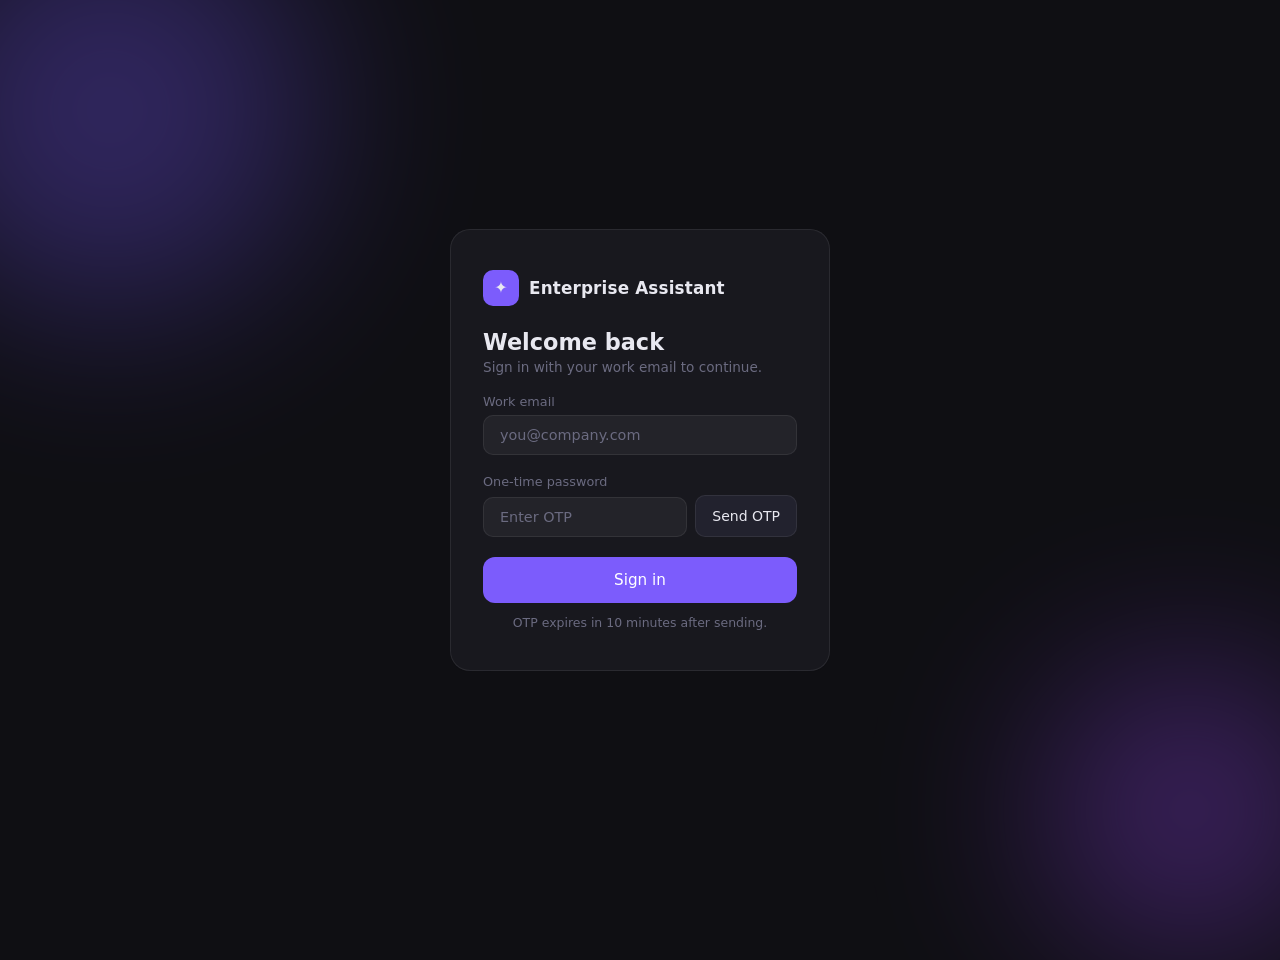
<file: frontend/index.html>
<!DOCTYPE html>
<html lang="en">

<head>
  <meta charset="UTF-8" />
  <meta name="viewport" content="width=device-width, initial-scale=1.0" />
  <title>Enterprise Assistant</title>
  <link rel="stylesheet" href="styles.css" />
</head>

<body class="chat-page">

  <!-- Top bar -->
  <header class="topbar">
    <div class="topbar-brand">
      <div class="logo-icon">✦</div>
      Enterprise Assistant
    </div>
    <div class="topbar-actions">
      <button class="btn" onclick="document.getElementById('file-input').click()">
        <svg width="13" height="13" viewBox="0 0 24 24" fill="none" stroke="currentColor" stroke-width="2">
          <path d="M21 15v4a2 2 0 0 1-2 2H5a2 2 0 0 1-2-2v-4" />
          <polyline points="17 8 12 3 7 8" />
          <line x1="12" y1="3" x2="12" y2="15" />
        </svg>
        Upload Doc
      </button>
      <input type="file" id="file-input" accept=".pdf" hidden onchange="uploadFile(this)" />
      <button class="btn btn-danger" onclick="logout()">Sign out</button>
    </div>
  </header>

  <div id="upload-status"></div>

  <!-- Messages -->
  <div class="messages" id="messages">
    <div class="empty-state" id="empty-state">
      <div class="empty-icon">✦</div>
      <h3>How can I help you?</h3>
      <p>Ask me anything about your company policies, HR documents, or IT guidelines.</p>
    </div>
  </div>

  <!-- Input -->
  <div class="input-area">
    <div class="input-box">
      <textarea id="query-input" rows="1" placeholder="Message Enterprise Assistant..." onkeydown="handleKey(event)"
        oninput="autoResize(this)"></textarea>
      <button class="send-btn" id="send-btn" onclick="sendQuery()">
        <svg viewBox="0 0 24 24" fill="currentColor">
          <path d="M2 21l21-9L2 3v7l15 2-15 2z" />
        </svg>
      </button>
    </div>
    <p class="input-hint">Enter to send &nbsp;·&nbsp; Shift+Enter for new line</p>
  </div>

  <script>
    const API = "https://intelligent-enterprise-assisstant-1.onrender.com/";
    let uploadedContext = null;

    // Auth guard
    window.onload = () => {
      if (!localStorage.getItem("token")) window.location.href = "login.html";
    };

    function logout() {
      localStorage.removeItem("token");
      localStorage.removeItem("role");
      window.location.href = "login.html";
    }

    // ── Auto-resize textarea ──────────────────────────────────────────────
    function autoResize(el) {
      el.style.height = "auto";
      el.style.height = Math.min(el.scrollHeight, 120) + "px";
    }

    function handleKey(e) {
      if (e.key === "Enter" && !e.shiftKey) {
        e.preventDefault();
        sendQuery();
      }
    }

    // ── Chat ─────────────────────────────────────────────────────────────
    async function sendQuery() {
      const input = document.getElementById("query-input");
      const btn = document.getElementById("send-btn");
      const query = input.value.trim();
      if (!query) return;

      const token = localStorage.getItem("token");

      hideEmpty();
      addMessage("You", query);
      input.value = "";
      input.style.height = "auto";
      input.disabled = true;
      btn.disabled = true;

      const loader = addMessage("AI", "Thinking...", true);

      try {
        const res = await fetch(`${API}/chat/query`, {
          method: "POST",
          headers: {
            "Content-Type": "application/json",
            "Authorization": "Bearer " + token
          },
          body: JSON.stringify({
            query: query, context: uploadedContext || null
          })
        });

        loader.remove();

        if (!res.ok) { addMessage("AI", "Server error: " + res.status); return; }

        const data = await res.json();
        const aiText = typeof data.answer === "string"
          ? data.answer
          : data.answer?.answer || "No response";

        addMessage("AI", aiText);

      } catch {
        loader.remove();
        addMessage("AI", "Network error — is the server running?");
      } finally {
        input.disabled = false;
        btn.disabled = false;
        input.focus();
      }
    }

    function addMessage(sender, text, thinking = false) {
      const messages = document.getElementById("messages");
      const isUser = sender === "You";

      if (typeof text === "object") text = JSON.stringify(text);

      const row = document.createElement("div");
      row.className = `msg-row ${isUser ? "user" : "ai"}`;

      const avatar = document.createElement("div");
      avatar.className = `avatar ${isUser ? "user" : "ai"}`;
      avatar.textContent = isUser ? "You" : "AI";

      const bubble = document.createElement("div");
      bubble.className = "bubble" + (thinking ? " thinking" : "");
      bubble.innerText = text;

      row.appendChild(avatar);
      row.appendChild(bubble);
      messages.appendChild(row);
      messages.scrollTop = messages.scrollHeight;
      return row;
    }

    function hideEmpty() {
      const el = document.getElementById("empty-state");
      if (el) el.remove();
    }

    // ── Upload personal doc ───────────────────────────────────────────────
    async function uploadFile(input) {
      if (!input.files.length) return;
      const token = localStorage.getItem("token");
      const statusEl = document.getElementById("upload-status");

      setUploadStatus("Uploading...", "inf");

      const formData = new FormData();
      formData.append("file", input.files[0]);

      try {
        const res = await fetch(`${API}/documents/upload/personal`, {
          method: "POST",
          headers: { "Authorization": "Bearer " + token },
          body: formData
        });
        const data = await res.json();
        if (res.ok) {
          uploadedContext = data.text || data.summary || JSON.stringify(data);
          setUploadStatus(`Attached: ${input.files[0].name}`, "ok");
        } else {
          setUploadStatus(`Failed: ${data.detail ?? "Unknown error"}`, "err");
        }
      } catch {
        setUploadStatus("Upload failed — server unreachable.", "err");
      } finally {
        input.value = "";
        setTimeout(() => setUploadStatus("", ""), 4000);
      }
    }

    function setUploadStatus(msg, cls) {
      const el = document.getElementById("upload-status");
      el.textContent = msg;
      el.className = cls;
    }
  </script>

</body>

</html>
</file>
<file: frontend/styles.css>
/* ── Reset ── */
*, *::before, *::after { box-sizing: border-box; margin: 0; padding: 0; }

:root {
  --bg:        #0f0f13;
  --surface:   #1a1a22;
  --surface2:  #22222e;
  --border:    rgba(255,255,255,0.07);
  --accent:    #7c5cfc;
  --accent2:   #a78bfa;
  --text:      #e8e8f0;
  --muted:     #6b6b80;
  --green:     #10a37f;
  --radius:    14px;
  --font:      system-ui, -apple-system, sans-serif;
}

body {
  font-family: var(--font);
  background: var(--bg);
  color: var(--text);
  min-height: 100vh;
}

/* ── Shared button styles ── */
.btn {
  display: inline-flex;
  align-items: center;
  justify-content: center;
  gap: 6px;
  padding: 0.55rem 1.2rem;
  border-radius: 10px;
  border: 1px solid var(--border);
  background: var(--surface2);
  color: var(--text);
  font-size: 0.875rem;
  font-family: var(--font);
  cursor: pointer;
  transition: background 0.15s, border-color 0.15s;
  white-space: nowrap;
}
.btn:hover    { background: #2c2c3a; border-color: rgba(255,255,255,0.12); }
.btn:disabled { opacity: 0.4; cursor: not-allowed; }

.btn-accent {
  background: var(--accent);
  border-color: transparent;
  color: #fff;
  font-weight: 500;
}
.btn-accent:hover { background: #6b4de0; }

.btn-danger {
  background: transparent;
  border-color: rgba(255,80,80,0.25);
  color: #f87171;
}
.btn-danger:hover { background: rgba(255,80,80,0.08); }

/* ── Shared input ── */
input[type="email"],
input[type="text"],
input[type="password"],
textarea {
  width: 100%;
  background: rgba(255,255,255,0.05);
  border: 1px solid var(--border);
  border-radius: 10px;
  padding: 0.7rem 1rem;
  color: var(--text);
  font-size: 0.9rem;
  font-family: var(--font);
  outline: none;
  transition: border-color 0.15s;
}
input::placeholder, textarea::placeholder { color: var(--muted); }
input:focus, textarea:focus {
  border-color: rgba(124,92,252,0.5);
  background: rgba(255,255,255,0.07);
}

/* ── Scrollbar ── */
::-webkit-scrollbar       { width: 4px; }
::-webkit-scrollbar-track { background: transparent; }
::-webkit-scrollbar-thumb { background: #2f2f3d; border-radius: 4px; }

/* ═══════════════════════════════════
   LOGIN PAGE
═══════════════════════════════════ */
.login-page {
  display: flex;
  align-items: center;
  justify-content: center;
  min-height: 100vh;
  overflow: hidden;
  position: relative;
  padding: 16px;
}

/* gradient blobs */
.blob {
  position: absolute;
  border-radius: 50%;
  filter: blur(90px);
  opacity: 0.35;
  pointer-events: none;
}
.blob-1 {
  width: 420px; height: 420px;
  background: radial-gradient(circle, #7c5cfc, #4f3bbd);
  top: -100px; left: -100px;
}
.blob-2 {
  width: 300px; height: 300px;
  background: radial-gradient(circle, #a855f7, #6d28d9);
  bottom: -60px; right: -60px;
}

.login-card {
  position: relative;
  z-index: 1;
  width: 100%;
  max-width: 380px;
  background: rgba(26, 26, 34, 0.85);
  backdrop-filter: blur(24px);
  border: 1px solid rgba(255,255,255,0.08);
  border-radius: 20px;
  padding: 2.5rem 2rem;
  display: flex;
  flex-direction: column;
  gap: 1.2rem;
}

.login-logo {
  display: flex;
  align-items: center;
  gap: 10px;
  margin-bottom: 0.25rem;
}
.login-logo .logo-icon {
  width: 36px; height: 36px;
  border-radius: 10px;
  background: var(--accent);
  display: flex; align-items: center; justify-content: center;
  font-size: 1rem;
}
.login-logo span {
  font-size: 1.05rem;
  font-weight: 600;
  letter-spacing: 0.01em;
}

.login-card h2 {
  font-size: 1.4rem;
  font-weight: 600;
}
.login-card p.subtitle {
  font-size: 0.85rem;
  color: var(--muted);
  margin-top: 0.25rem;
}

.field { display: flex; flex-direction: column; gap: 6px; }
.field label { font-size: 0.8rem; color: var(--muted); }

.otp-row {
  display: flex;
  gap: 8px;
  align-items: flex-end;
}
.otp-row input { flex: 1; }
.otp-row .btn  { flex-shrink: 0; height: 42px; padding: 0 1rem; }

.login-card .btn-accent { width: 100%; height: 46px; font-size: 0.95rem; border-radius: 12px; }

.login-footer {
  text-align: center;
  font-size: 0.78rem;
  color: var(--muted);
  margin-top: -0.4rem;
}

/* status messages */
.status-bar {
  font-size: 0.8rem;
  padding: 0.5rem 0.75rem;
  border-radius: 8px;
  display: none;
}
.status-bar.show { display: block; }
.status-bar.ok   { background: rgba(16,163,127,0.12); color: #34d399; }
.status-bar.err  { background: rgba(248,113,113,0.12); color: #f87171; }
.status-bar.inf  { background: rgba(124,92,252,0.1);   color: var(--accent2); }


/* ═══════════════════════════════════
   CHAT PAGE (index.html)
═══════════════════════════════════ */
.chat-page {
  height: 100vh;
  display: flex;
  flex-direction: column;
  overflow: hidden;
}

/* top bar */
.topbar {
  display: flex;
  align-items: center;
  justify-content: space-between;
  padding: 0.8rem 1.5rem;
  border-bottom: 1px solid var(--border);
  flex-shrink: 0;
  gap: 1rem;
}

.topbar-brand {
  display: flex;
  align-items: center;
  gap: 8px;
  font-size: 0.95rem;
  font-weight: 600;
}
.topbar-brand .logo-icon {
  width: 30px; height: 30px;
  border-radius: 8px;
  background: var(--accent);
  display: flex; align-items: center; justify-content: center;
  font-size: 0.85rem;
}

.topbar-actions { display: flex; align-items: center; gap: 8px; }

/* upload status strip */
#upload-status {
  font-size: 0.78rem;
  padding: 0.3rem 1.5rem;
  min-height: 1.25rem;
  flex-shrink: 0;
  transition: opacity 0.3s;
}
#upload-status.ok  { color: #34d399; }
#upload-status.err { color: #f87171; }
#upload-status.inf { color: var(--muted); }

/* messages */
.messages {
  flex: 1;
  overflow-y: auto;
  padding: 2rem 1rem;
  display: flex;
  flex-direction: column;
  gap: 1.2rem;
  scroll-behavior: smooth;
}

/* empty state */
.empty-state {
  margin: auto;
  text-align: center;
  color: var(--muted);
  display: flex;
  flex-direction: column;
  align-items: center;
  gap: 0.75rem;
  pointer-events: none;
  user-select: none;
}
.empty-state .empty-icon {
  width: 52px; height: 52px;
  border-radius: 14px;
  background: var(--surface2);
  border: 1px solid var(--border);
  display: flex; align-items: center; justify-content: center;
  font-size: 1.4rem;
}
.empty-state h3 { font-size: 1rem; font-weight: 500; color: var(--text); }
.empty-state p  { font-size: 0.85rem; max-width: 280px; line-height: 1.6; }

/* message rows */
.msg-row {
  display: flex;
  align-items: flex-end;
  gap: 8px;
  max-width: 800px;
  width: 100%;
  margin: 0 auto;
}
.msg-row.user { flex-direction: row-reverse; }

.avatar {
  width: 28px; height: 28px;
  border-radius: 50%;
  flex-shrink: 0;
  display: flex; align-items: center; justify-content: center;
  font-size: 0.65rem;
  font-weight: 600;
}
.avatar.ai   { background: var(--accent); color: #fff; }
.avatar.user { background: var(--surface2); color: var(--muted); border: 1px solid var(--border); }

.bubble {
  max-width: 72%;
  padding: 0.7rem 1rem;
  border-radius: 16px;
  font-size: 0.9rem;
  line-height: 1.65;
  word-break: break-word;
}
.msg-row.user  .bubble { background: var(--surface2); color: var(--text); border-bottom-right-radius: 4px; }
.msg-row.ai    .bubble { background: var(--surface); border: 1px solid var(--border); border-bottom-left-radius: 4px; }
.bubble.thinking       { color: var(--muted); font-style: italic; }

/* input area */
.input-area {
  padding: 0.75rem 1rem 1.25rem;
  flex-shrink: 0;
  max-width: 820px;
  width: 100%;
  margin: 0 auto;
}

.input-box {
  display: flex;
  align-items: flex-end;
  gap: 8px;
  background: var(--surface);
  border: 1px solid var(--border);
  border-radius: var(--radius);
  padding: 0.55rem 0.55rem 0.55rem 1rem;
  transition: border-color 0.15s;
}
.input-box:focus-within { border-color: rgba(124,92,252,0.4); }

.input-box textarea {
  background: transparent;
  border: none;
  border-radius: 0;
  padding: 0;
  font-size: 0.9rem;
  min-height: 24px;
  max-height: 120px;
  overflow-y: auto;
  line-height: 1.5;
  resize: none;
}
.input-box textarea:focus { border: none; background: transparent; }

.send-btn {
  width: 36px; height: 36px;
  border-radius: 9px;
  border: none;
  background: var(--accent);
  color: #fff;
  cursor: pointer;
  flex-shrink: 0;
  display: flex; align-items: center; justify-content: center;
  transition: background 0.15s, opacity 0.15s;
}
.send-btn:hover    { background: #6b4de0; }
.send-btn:disabled { opacity: 0.3; cursor: not-allowed; }
.send-btn svg      { width: 15px; height: 15px; }

.input-hint {
  text-align: center;
  font-size: 0.7rem;
  color: #333344;
  margin-top: 0.4rem;
}


/* ═══════════════════════════════════
   ADMIN PAGE
═══════════════════════════════════ */
.admin-page {
  min-height: 100vh;
  display: flex;
  flex-direction: column;
}

.admin-topbar {
  display: flex;
  align-items: center;
  justify-content: space-between;
  padding: 0.9rem 2rem;
  border-bottom: 1px solid var(--border);
}
.admin-topbar .brand {
  display: flex; align-items: center; gap: 8px;
  font-size: 0.95rem; font-weight: 600;
}
.admin-topbar .brand .logo-icon {
  width: 30px; height: 30px; border-radius: 8px;
  background: var(--accent);
  display: flex; align-items: center; justify-content: center;
  font-size: 0.8rem;
}
.admin-topbar .badge {
  font-size: 0.65rem;
  background: rgba(124,92,252,0.2);
  color: var(--accent2);
  border: 1px solid rgba(124,92,252,0.3);
  border-radius: 6px;
  padding: 2px 7px;
  font-weight: 500;
}

.admin-body {
  flex: 1;
  display: flex;
  align-items: flex-start;
  justify-content: center;
  padding: 3rem 1.5rem;
}

.admin-card {
  width: 100%;
  max-width: 560px;
  background: var(--surface);
  border: 1px solid var(--border);
  border-radius: 18px;
  padding: 2rem;
  display: flex;
  flex-direction: column;
  gap: 1.5rem;
}

.admin-card-header h2 {
  font-size: 1.1rem;
  font-weight: 600;
  margin-bottom: 4px;
}
.admin-card-header p {
  font-size: 0.83rem;
  color: var(--muted);
  line-height: 1.5;
}

/* file drop zone */
.drop-zone {
  border: 1.5px dashed rgba(124,92,252,0.3);
  border-radius: 12px;
  padding: 2rem 1.5rem;
  text-align: center;
  display: flex;
  flex-direction: column;
  align-items: center;
  gap: 0.5rem;
  cursor: pointer;
  transition: background 0.15s, border-color 0.15s;
}
.drop-zone:hover { background: rgba(124,92,252,0.05); border-color: rgba(124,92,252,0.5); }
.drop-zone .dz-icon {
  font-size: 1.75rem;
  margin-bottom: 0.25rem;
}
.drop-zone p     { font-size: 0.85rem; color: var(--muted); line-height: 1.5; }
.drop-zone span  { font-size: 0.78rem; color: var(--accent2); }
#policy-file     { display: none; }

#selected-file {
  font-size: 0.8rem;
  color: var(--accent2);
  text-align: center;
  min-height: 1rem;
}

.admin-card .btn-accent {
  width: 100%;
  height: 46px;
  font-size: 0.9rem;
  border-radius: 12px;
}

#upload-result {
  font-size: 0.82rem;
  padding: 0.6rem 0.9rem;
  border-radius: 9px;
  display: none;
  line-height: 1.5;
}
#upload-result.ok  { background: rgba(16,163,127,0.1); color: #34d399; display: block; }
#upload-result.err { background: rgba(248,113,113,0.1); color: #f87171; display: block; }
</file>
